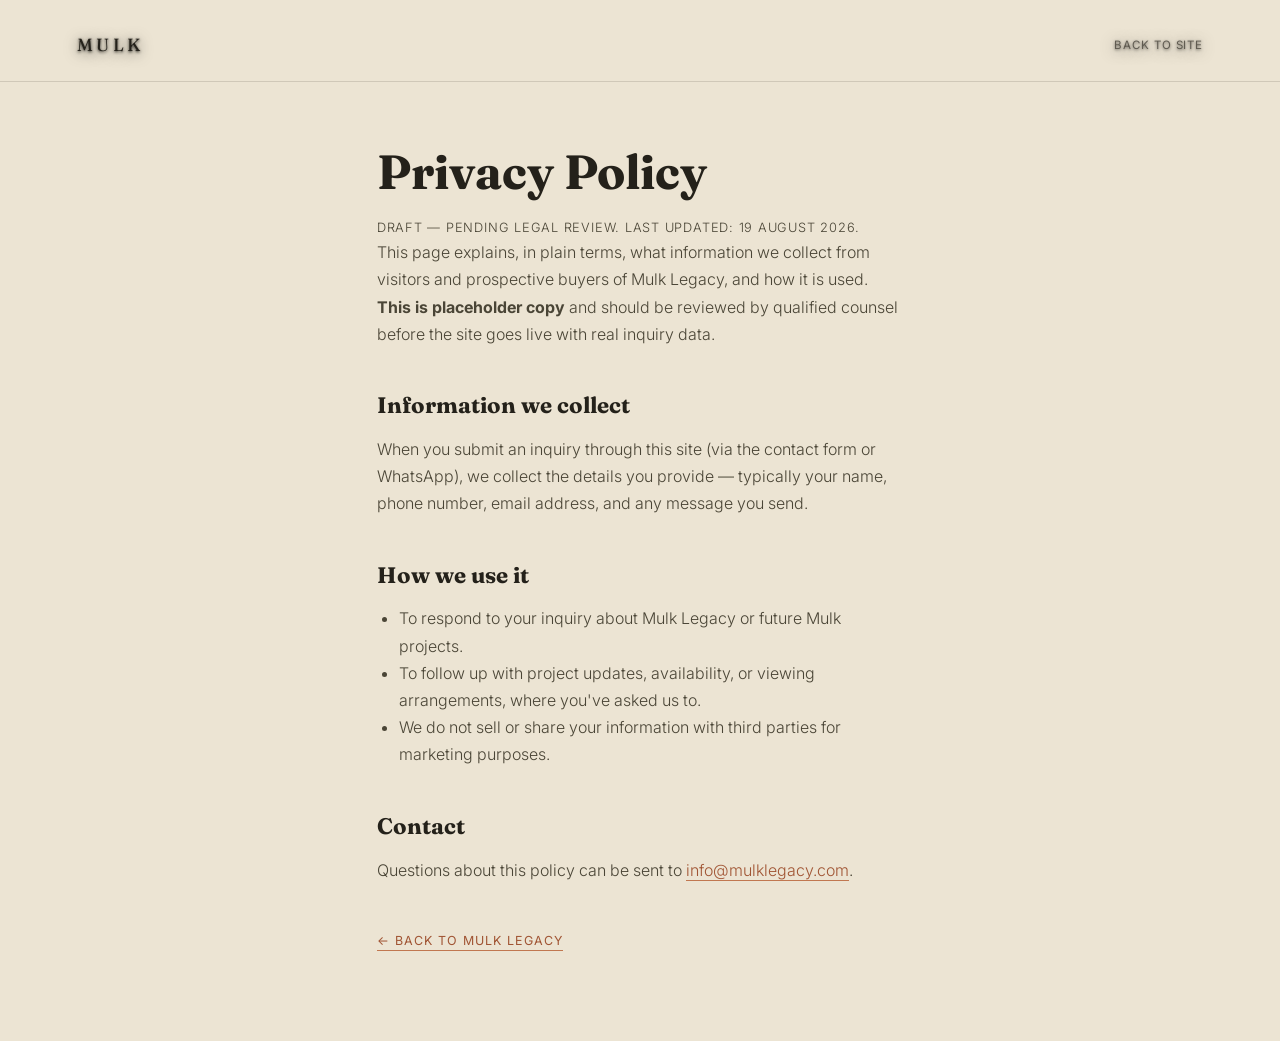
<file: privacy.html>
<!DOCTYPE html>
<html lang="en">
<head>
<meta charset="UTF-8">
<meta name="viewport" content="width=device-width, initial-scale=1.0">
<title>Privacy Policy — Mulk Legacy</title>
<meta name="robots" content="noindex">
<link rel="icon" type="image/svg+xml" href="favicon.svg">
<link rel="preconnect" href="https://fonts.googleapis.com">
<link rel="preconnect" href="https://fonts.gstatic.com" crossorigin>
<link href="https://fonts.googleapis.com/css2?family=Fraunces:ital,opsz,wght@0,9..144,300;0,9..144,400;0,9..144,500;1,9..144,400&family=Inter:wght@300;400;500;600&display=swap" rel="stylesheet">
<link rel="stylesheet" href="css/style.css">
</head>
<body class="legal-page">

<header class="legal-header">
  <a href="index.html" class="nav-logo">MULK</a>
  <a href="index.html" class="nav-link">Back to site</a>
</header>

<main class="legal-body">
  <h1>Privacy Policy</h1>
  <p class="legal-updated">Draft — pending legal review. Last updated: 19 August 2026.</p>

  <p>This page explains, in plain terms, what information we collect from visitors and prospective buyers of Mulk Legacy, and how it is used. <strong>This is placeholder copy</strong> and should be reviewed by qualified counsel before the site goes live with real inquiry data.</p>

  <h2>Information we collect</h2>
  <p>When you submit an inquiry through this site (via the contact form or WhatsApp), we collect the details you provide — typically your name, phone number, email address, and any message you send.</p>

  <h2>How we use it</h2>
  <ul>
    <li>To respond to your inquiry about Mulk Legacy or future Mulk projects.</li>
    <li>To follow up with project updates, availability, or viewing arrangements, where you've asked us to.</li>
    <li>We do not sell or share your information with third parties for marketing purposes.</li>
  </ul>

  <h2>Contact</h2>
  <p>Questions about this policy can be sent to <a href="mailto:info@mulklegacy.com">info@mulklegacy.com</a>.</p>

  <a href="index.html" class="legal-back">← Back to Mulk Legacy</a>
</main>

</body>
</html>
</file>
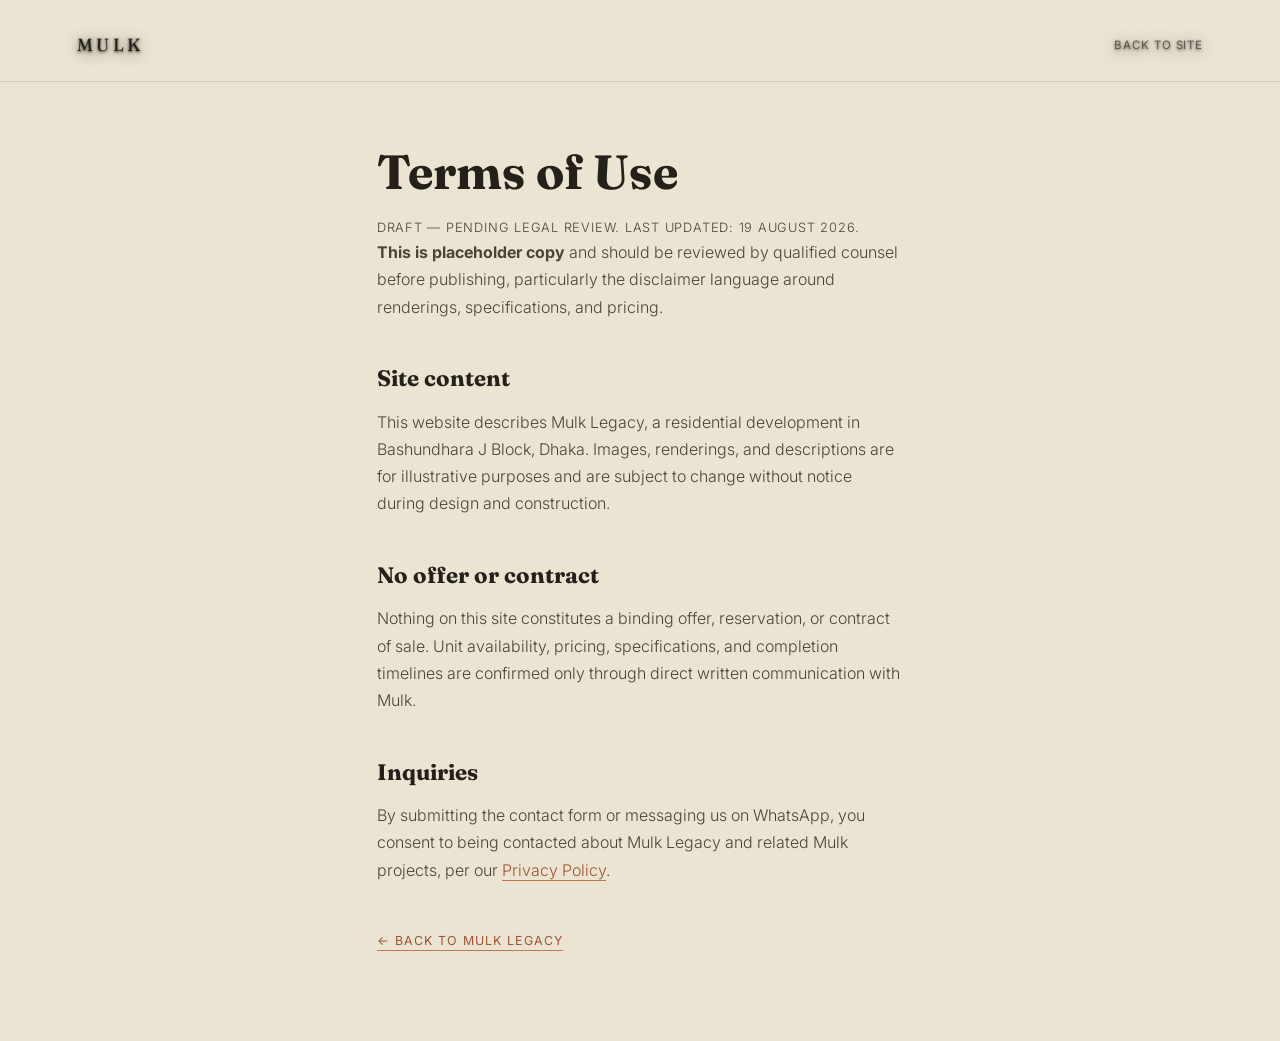
<file: terms.html>
<!DOCTYPE html>
<html lang="en">
<head>
<meta charset="UTF-8">
<meta name="viewport" content="width=device-width, initial-scale=1.0">
<title>Terms of Use — Mulk Legacy</title>
<meta name="robots" content="noindex">
<link rel="icon" type="image/svg+xml" href="favicon.svg">
<link rel="preconnect" href="https://fonts.googleapis.com">
<link rel="preconnect" href="https://fonts.gstatic.com" crossorigin>
<link href="https://fonts.googleapis.com/css2?family=Fraunces:ital,opsz,wght@0,9..144,300;0,9..144,400;0,9..144,500;1,9..144,400&family=Inter:wght@300;400;500;600&display=swap" rel="stylesheet">
<link rel="stylesheet" href="css/style.css">
</head>
<body class="legal-page">

<header class="legal-header">
  <a href="index.html" class="nav-logo">MULK</a>
  <a href="index.html" class="nav-link">Back to site</a>
</header>

<main class="legal-body">
  <h1>Terms of Use</h1>
  <p class="legal-updated">Draft — pending legal review. Last updated: 19 August 2026.</p>

  <p><strong>This is placeholder copy</strong> and should be reviewed by qualified counsel before publishing, particularly the disclaimer language around renderings, specifications, and pricing.</p>

  <h2>Site content</h2>
  <p>This website describes Mulk Legacy, a residential development in Bashundhara J&nbsp;Block, Dhaka. Images, renderings, and descriptions are for illustrative purposes and are subject to change without notice during design and construction.</p>

  <h2>No offer or contract</h2>
  <p>Nothing on this site constitutes a binding offer, reservation, or contract of sale. Unit availability, pricing, specifications, and completion timelines are confirmed only through direct written communication with Mulk.</p>

  <h2>Inquiries</h2>
  <p>By submitting the contact form or messaging us on WhatsApp, you consent to being contacted about Mulk Legacy and related Mulk projects, per our <a href="privacy.html">Privacy Policy</a>.</p>

  <a href="index.html" class="legal-back">← Back to Mulk Legacy</a>
</main>

</body>
</html>
</file>
<file: css/style.css>
/* ============================================================
   MULK LEGACY — premium cinematic real-estate site
   Palette derived from the source footage: cream/stone concrete,
   terracotta brick, charcoal ironwork, tropical green, night amber.
   ============================================================ */

:root {
  --stone: #ece4d3;        /* main light bg — warm stone/off-white */
  --stone-2: #e1d6bd;       /* secondary light panel */
  --concrete: #b7ab90;      /* muted concrete grey-beige, dividers/notes */
  --terracotta: #a05433;    /* brick accent — sparing use */
  --terracotta-soft: #c17750;
  --charcoal: #17150f;      /* near-black warm charcoal — dark bg */
  --charcoal-2: #221f18;    /* slightly lighter dark panel */
  --ink: #24211a;           /* body text on light */
  --ink-soft: #4a4536;      /* secondary text on light — darkened a shade for more pop against stone */
  --paper: #f4eee0;         /* text on dark */
  --paper-soft: #e2d8bf;    /* secondary text on dark — brightened from a flatter tan so it pops on charcoal */
  --moss: #4b5a3e;          /* deep green accent, sparing use */
  --line: rgba(36, 33, 26, 0.14);
  --line-dark: rgba(244, 238, 224, 0.16);

  /* Legibility shadows for --paper/--paper-soft text: the cinematic beats
     sit directly on scrubbing video footage, so a fixed scrim can't
     guarantee contrast against every frame — a shadow behind the glyphs
     keeps them readable no matter how bright the footage gets.
     --shadow-panel is a lighter touch for text on solid charcoal panels,
     which already have plenty of contrast on their own. */
  --shadow-video: 0 2px 14px rgba(15, 14, 10, 0.75), 0 1px 3px rgba(15, 14, 10, 0.9);
  --shadow-panel: 0 1px 6px rgba(0, 0, 0, 0.3);

  --font-display: 'Fraunces', 'Iowan Old Style', Georgia, serif;
  --font-body: 'Inter', -apple-system, BlinkMacSystemFont, sans-serif;

  --ease-out: cubic-bezier(0.16, 1, 0.3, 1);
}

* { box-sizing: border-box; }
html, body { margin: 0; padding: 0; }

body {
  background: var(--stone);
  color: var(--ink);
  font-family: var(--font-body);
  font-weight: 400;
  line-height: 1.5;
  overflow-x: hidden;
  -webkit-font-smoothing: antialiased;
}

img { max-width: 100%; display: block; }
a { color: inherit; text-decoration: none; }
ul { margin: 0; padding: 0; list-style: none; }
h1, h2, h3, p { margin: 0; }

.placeholder, .info-value.placeholder { color: var(--concrete); font-style: italic; }

/* ============ LOADER ============ */
#loader {
  position: fixed; inset: 0; z-index: 999;
  background: var(--charcoal);
  display: flex; align-items: center; justify-content: center;
  transition: opacity 0.8s var(--ease-out), visibility 0.8s;
}
#loader.is-hidden { opacity: 0; visibility: hidden; pointer-events: none; }
.loader-inner { display: flex; flex-direction: column; align-items: center; gap: 1.5rem; }
.loader-brand {
  font-family: var(--font-display); font-size: 1.6rem; letter-spacing: 0.25em;
  color: var(--paper);
}
#loader-bar { width: 220px; height: 1px; background: var(--line-dark); position: relative; }
#loader-bar-fill { position: absolute; left: 0; top: 0; height: 100%; width: 0%; background: var(--terracotta-soft); transition: width 0.2s linear; }
#loader-percent { font-size: 0.7rem; letter-spacing: 0.1em; color: var(--paper-soft); font-variant-numeric: tabular-nums; }

/* ============ HEADER / NAV ============ */
.site-header {
  position: fixed; top: 0; left: 0; right: 0; z-index: 100;
  padding: 1.6rem 3vw;
  background: linear-gradient(180deg, rgba(15,14,10,0.55) 0%, rgba(15,14,10,0.38) 70%, rgba(15,14,10,0) 100%);
  transition: padding 0.4s var(--ease-out), background-color 0.4s var(--ease-out);
}
.site-header.is-scrolled {
  padding: 1rem 3vw;
  background: rgba(15,14,10,0.66);
  backdrop-filter: blur(10px) saturate(120%);
  -webkit-backdrop-filter: blur(10px) saturate(120%);
}
.site-nav { display: flex; align-items: center; justify-content: space-between; }
.nav-logo {
  font-family: var(--font-display); font-size: 1.1rem; letter-spacing: 0.2em;
  color: var(--paper); text-shadow: var(--shadow-video);
}
.nav-links { display: flex; gap: 2.4rem; }
.nav-link {
  font-size: 0.72rem; letter-spacing: 0.08em; text-transform: uppercase;
  color: var(--paper); opacity: 0.72; text-shadow: var(--shadow-video);
  transition: opacity 0.3s var(--ease-out);
}
.nav-link:hover { opacity: 1; }

/* Mobile nav toggle + overlay menu (hidden on desktop) */
.nav-toggle {
  display: none; flex-direction: column; justify-content: center; gap: 5px;
  width: 2.2rem; height: 2.2rem; padding: 0; border: none; background: none; cursor: pointer;
}
.nav-toggle span { display: block; width: 100%; height: 1px; background: var(--paper); transition: transform 0.3s var(--ease-out), opacity 0.3s var(--ease-out); }
.nav-toggle[aria-expanded="true"] span:nth-child(1) { transform: translateY(6px) rotate(45deg); }
.nav-toggle[aria-expanded="true"] span:nth-child(2) { opacity: 0; }
.nav-toggle[aria-expanded="true"] span:nth-child(3) { transform: translateY(-6px) rotate(-45deg); }

.mobile-menu {
  position: fixed; inset: 0; z-index: 90;
  background: rgba(23,21,15,0.97);
  display: flex; align-items: center; justify-content: center;
  opacity: 0; visibility: hidden; transform: translateY(-8px);
  transition: opacity 0.35s var(--ease-out), visibility 0.35s, transform 0.35s var(--ease-out);
}
.mobile-menu.is-open { opacity: 1; visibility: visible; transform: none; }
.mobile-menu-links { display: flex; flex-direction: column; align-items: center; gap: 1.8rem; }
.mobile-menu-link {
  font-family: var(--font-display); font-size: 1.8rem; color: var(--paper);
  letter-spacing: 0.01em;
}

/* Floating WhatsApp button */
.whatsapp-button {
  position: fixed; right: 1.6rem; bottom: 1.6rem; z-index: 80;
  width: 3.2rem; height: 3.2rem; border-radius: 50%;
  background: #25D366; color: #fff;
  display: flex; align-items: center; justify-content: center;
  box-shadow: 0 6px 20px rgba(0,0,0,0.28);
  transition: transform 0.3s var(--ease-out);
}
.whatsapp-button:hover { transform: scale(1.06); }

/* ============ HERO ============ */
.hero-standalone {
  position: relative; width: 100%; height: 100vh; overflow: hidden;
  background: var(--charcoal);
  display: flex; align-items: flex-end;
}
.hero-media { position: absolute; inset: 0; }
.hero-media img { width: 100%; height: 100%; object-fit: cover; }
.hero-media-scrim {
  position: absolute; inset: 0;
  background: linear-gradient(180deg, rgba(23,21,15,0.35) 0%, rgba(23,21,15,0.30) 40%, rgba(23,21,15,0.86) 100%);
}
.hero-inner {
  position: relative; z-index: 2;
  padding: 0 6vw 9vh;
  max-width: 62vw;
}
.section-label {
  display: block; font-size: 0.72rem; letter-spacing: 0.18em; text-transform: uppercase;
  color: var(--paper-soft); margin-bottom: 1.4rem;
}
.hero-inner .section-label { text-shadow: var(--shadow-video); }
.hero-heading {
  font-family: var(--font-display); font-weight: 400; color: var(--paper);
  font-size: clamp(3.2rem, 9vw, 8.5rem); line-height: 0.98; letter-spacing: -0.01em;
  text-shadow: var(--shadow-video);
}
.word-row { display: block; overflow: hidden; }
.word-row .word { display: inline-block; }
.hero-tagline {
  margin-top: 1.8rem; max-width: 34ch;
  font-size: 1.05rem; color: var(--paper-soft); font-weight: 300;
  text-shadow: var(--shadow-video);
}
.hero-cta {
  display: inline-flex; align-items: center; gap: 0.6rem;
  margin-top: 2.6rem; padding-bottom: 0.5rem;
  font-size: 0.78rem; letter-spacing: 0.1em; text-transform: uppercase;
  color: var(--paper); border-bottom: 1px solid var(--line-dark);
  text-shadow: var(--shadow-video);
  transition: border-color 0.3s var(--ease-out), letter-spacing 0.3s var(--ease-out);
}
.hero-cta:hover { border-color: var(--paper); letter-spacing: 0.14em; }
.scroll-indicator {
  /* bottom is a fixed rem offset (not 4vh) so this clears the floating
     WhatsApp button (bottom:1.6rem, height:3.2rem → top edge at 4.8rem)
     regardless of viewport height, instead of the two drifting into
     each other on short/wide viewports. */
  position: absolute; right: 4vw; bottom: 6.5rem; z-index: 2;
  display: flex; flex-direction: column; align-items: center; gap: 0.6rem;
  color: var(--paper-soft); text-shadow: var(--shadow-video);
}
.scroll-indicator span { font-size: 0.65rem; letter-spacing: 0.15em; text-transform: uppercase; }
.scroll-indicator svg { animation: bob 2.4s ease-in-out infinite; }
@keyframes bob { 0%, 100% { transform: translateY(0); } 50% { transform: translateY(6px); } }

/* ============ CANVAS + OVERLAY ============ */
.canvas-wrap {
  position: fixed; inset: 0; z-index: 1;
  clip-path: circle(0% at 50% 50%);
  background: var(--stone);
}
#canvas { width: 100%; height: 100%; display: block; }
/* Sits between the canvas and the scroll content: it must darken the
   footage behind the Location beat WITHOUT washing out that section's
   own text, which lives in #scroll-container (z-index 3, above this). */
#dark-overlay {
  position: fixed; inset: 0; z-index: 2;
  background: var(--charcoal); opacity: 0; pointer-events: none;
}

/* ============ MARQUEE ============ */
.marquee-wrap {
  position: fixed; top: 50%; left: 0; z-index: 3;
  width: 100%; transform: translateY(-50%);
  opacity: 0; pointer-events: none;
  display: flex; align-items: center; justify-content: center;
  padding: 0 6vw; text-align: center;
}
.marquee-text {
  display: inline-block; white-space: normal; max-width: 100%;
  font-family: var(--font-display); font-style: italic; font-weight: 400;
  font-size: clamp(2rem, 6vw, 6.5rem); line-height: 1.05; color: var(--stone);
  mix-blend-mode: difference;
}

/* ============ SCROLL CONTAINER + SECTIONS ============ */
#scroll-container { position: relative; width: 100%; height: 1150vh; z-index: 3; }
.scroll-section {
  position: absolute; left: 0; width: 100%;
  display: flex; align-items: center;
  opacity: 0;
  transform: translateY(-50%);
}
.align-left { padding-left: 6vw; padding-right: 50vw; justify-content: flex-start; }
.align-right { padding-left: 50vw; padding-right: 6vw; justify-content: flex-end; }
.align-left .section-inner, .align-right .section-inner { max-width: 42vw; }

/* Editorial "reading" beats sit on a solid panel and fully occlude the
   canvas behind them — this is where the cinematic footage pauses so
   text stays effortlessly legible. Cinematic beats (media/lifestyle/dark)
   stay transparent so the canvas shows through. */
.section-content:not(.section-media):not(.section-lifestyle):not(.section-dark):not(.section-cta) {
  min-height: 100vh; background: var(--stone);
}

/* Cinematic showcase beats — canvas shows through; scrim on the text
   side keeps the light type legible over the busy photograph. */
/* NOTE: no `position` here — .scroll-section already sets position:absolute,
   which is what the whole scroll-position mechanism depends on. Setting
   position:relative here (as this rule used to) silently overrides that,
   pulling the section back into normal document flow: it then stacks
   below whatever else is in flow AND gets its `top` offset added on top
   of that, compounding badly for every subsequent affected section. */
.section-media { min-height: 60vh; }
.section-media::before {
  content: ""; position: absolute; inset: -10vh 0; z-index: -1;
}
.section-media.align-left::before { background: linear-gradient(90deg, rgba(23,21,15,0.62) 0%, rgba(23,21,15,0) 55%); }
.section-media.align-right::before { background: linear-gradient(270deg, rgba(23,21,15,0.62) 0%, rgba(23,21,15,0) 55%); }

.section-inner .section-label { color: var(--ink-soft); }
.section-heading {
  font-family: var(--font-display); font-weight: 400; color: var(--ink);
  font-size: clamp(2.2rem, 4.6vw, 4.4rem); line-height: 1.06; letter-spacing: -0.01em;
}
.section-body {
  margin-top: 1.5rem; max-width: 32ch;
  font-size: 1.05rem; line-height: 1.65; color: var(--ink-soft); font-weight: 300;
}

/* sections that sit over the dark canvas need light text */
.section-media .section-label,
.section-media .section-body { color: var(--paper-soft); text-shadow: var(--shadow-video); }
.section-media .section-heading { color: var(--paper); text-shadow: var(--shadow-video); }

/* Features */
.section-features .features-list { margin-top: 2rem; display: flex; flex-direction: column; gap: 1.1rem; }
.feature-row { display: flex; align-items: baseline; gap: 1.4rem; border-top: 1px solid var(--line); padding-top: 1.1rem; }
.feature-row:first-child { border-top: none; padding-top: 0; }
.feature-number {
  font-family: var(--font-display); font-size: 1.3rem; color: var(--terracotta);
  font-variant-numeric: tabular-nums; min-width: 2.4ch;
}
.feature-text { font-size: 1.15rem; color: var(--ink); font-weight: 400; }
.section-features .section-label, .section-features .section-heading { color: var(--paper); text-shadow: var(--shadow-panel); }
.section-features { background: var(--charcoal) !important; }
.section-features .feature-text,
.section-features .section-label { color: var(--paper); text-shadow: var(--shadow-panel); }
.section-features .feature-number { color: var(--terracotta-soft); }
.section-features .feature-row { border-top-color: var(--line-dark); }

/* At a Glance — trust / credentials stats */
.section-stats { justify-content: center; padding-left: 6vw; padding-right: 6vw; }
.stats-inner { max-width: 68vw; text-align: center; }
.stats-inner .section-label { text-align: center; }
.stats-list {
  display: flex; justify-content: center; gap: 4vw; flex-wrap: wrap;
  margin-top: 1rem;
}
.stat-tile { display: flex; flex-direction: column; align-items: center; gap: 0.6rem; }
.stat-number {
  font-family: var(--font-display); font-size: clamp(2.4rem, 5vw, 3.6rem);
  color: var(--terracotta); font-variant-numeric: tabular-nums; min-width: 0;
}
.stat-label { font-size: 0.78rem; letter-spacing: 0.06em; text-transform: uppercase; color: var(--ink-soft); max-width: 16ch; }
.stats-footnote { margin-top: 2rem; font-size: 0.85rem; font-style: italic; color: var(--concrete); }

/* Editorial (Architecture/Details) — Gallery */
.section-editorial { display: block; padding: 8vh 6vw; min-height: 100vh; background: var(--charcoal-2); }
.editorial-grid {
  display: grid; grid-template-columns: 1.3fr 0.8fr 0.8fr; grid-template-rows: 1fr 1fr;
  gap: 2.4vw; max-width: 84vw; height: 68vh; margin: 0 auto;
}
.editorial-item { position: relative; overflow: hidden; margin: 0; background: var(--charcoal-2); cursor: pointer; }
.editorial-item img { width: 100%; height: 100%; object-fit: cover; transition: transform 0.5s var(--ease-out); }
.editorial-item:hover img { transform: scale(1.04); }
.editorial-item::before {
  content: ""; position: absolute; inset: 0 0 auto 0; height: 45%; z-index: 1;
  background: linear-gradient(180deg, rgba(23,21,15,0.7) 0%, rgba(23,21,15,0) 100%);
  pointer-events: none;
}
.editorial-large { grid-column: 1; grid-row: 1 / 3; }
.editorial-small { grid-column: 2; grid-row: 1; }
.editorial-medium { grid-column: 3; grid-row: 1; }
.editorial-wide { grid-column: 2; grid-row: 2; }
.editorial-small-2 { grid-column: 3; grid-row: 2; }
.editorial-caption {
  position: absolute; left: 1.2rem; top: 1.1rem; z-index: 2;
  font-size: 0.78rem; letter-spacing: 0.03em; color: var(--paper);
  text-shadow: 0 1px 8px rgba(0,0,0,0.5);
}
.gallery-note { max-width: 84vw; margin: 1.6rem auto 0; font-size: 0.8rem; font-style: italic; color: var(--concrete); text-align: right; }

/* Lightbox */
.lightbox {
  position: fixed; inset: 0; z-index: 200;
  background: rgba(15,14,10,0.94);
  display: flex; align-items: center; justify-content: center; padding: 4vh 4vw;
  opacity: 0; visibility: hidden; transition: opacity 0.3s var(--ease-out), visibility 0.3s;
}
.lightbox.is-open { opacity: 1; visibility: visible; }
.lightbox img { max-width: 100%; max-height: 92vh; object-fit: contain; }
.lightbox-close {
  position: absolute; top: 1.6rem; right: 2vw; z-index: 1;
  width: 2.6rem; height: 2.6rem; border: 1px solid var(--line-dark); border-radius: 50%;
  background: none; color: var(--paper); font-size: 1.6rem; line-height: 1; cursor: pointer;
}

/* Floor Plan */
.section-floorplan {
  flex-direction: column; text-align: center; justify-content: center;
  min-height: 100vh; background: var(--charcoal-2); padding: 7vh 6vw;
}
.section-floorplan .section-heading { color: var(--paper); text-shadow: var(--shadow-panel); }
.section-floorplan .section-body { color: var(--paper-soft); margin-left: auto; margin-right: auto; text-shadow: var(--shadow-panel); }
/* Height-capped (not width-capped): this section's total footprint needs to
   stay close to one viewport tall, same as every other .scroll-section — they
   all share one absolute-positioning system keyed to percentages of scroll
   progress, and a section that runs much taller than 100vh bleeds into a
   neighbor's position range. Since siblings there are transparent (opacity:0)
   until their own reveal fires, not yet-visible, they still sit in the DOM
   and would silently swallow clicks meant for this image if it ran long. */
.floorplan-media {
  position: relative; margin: 2rem auto 0;
  cursor: zoom-in; border: 1px solid var(--line-dark); background: #fff;
}
.floorplan-media img { max-height: 46vh; width: auto; max-width: 100%; height: auto; display: block; }
.floorplan-hint {
  position: absolute; right: 1rem; bottom: 1rem;
  font-size: 0.72rem; letter-spacing: 0.08em; text-transform: uppercase;
  color: var(--charcoal); background: rgba(244,238,224,0.86); padding: 0.4rem 0.8rem;
}

/* Lifestyle */
/* NOTE: no `position` here — see the comment on .section-media above;
   same bug, same fix. .lifestyle-media/::after below already get their
   positioning context from .scroll-section's own position:absolute. */
.section-lifestyle { height: 100vh; }
.lifestyle-media { position: absolute; inset: 0; z-index: 0; }
.lifestyle-media img { width: 100%; height: 100%; object-fit: cover; }
.section-lifestyle::after {
  content: ""; position: absolute; inset: 0; z-index: 1;
  background: linear-gradient(90deg, rgba(23,21,15,0.05) 0%, rgba(23,21,15,0.7) 55%, rgba(23,21,15,0.85) 100%);
}
.section-lifestyle .section-inner { position: relative; z-index: 2; }
.section-lifestyle .section-label,
.section-lifestyle .section-body { color: var(--paper-soft); text-shadow: var(--shadow-video); }
.section-lifestyle .section-heading { color: var(--paper); text-shadow: var(--shadow-video); }

/* Location — dark cinematic overlay beat */
.section-dark { min-height: 70vh; }
.section-dark .section-label,
.section-dark .section-heading,
.section-dark .poi-label { color: var(--paper); text-shadow: var(--shadow-video); }
.section-dark .poi-value { color: var(--paper-soft); text-shadow: var(--shadow-video); }
.poi-list { margin-top: 2rem; display: flex; flex-direction: column; gap: 1rem; }
.poi-row { display: grid; grid-template-columns: 9.5rem 1fr; gap: 1rem; border-top: 1px solid var(--line-dark); padding-top: 0.9rem; }
.poi-row:first-child { border-top: none; padding-top: 0; }
.poi-label { font-size: 0.72rem; letter-spacing: 0.08em; text-transform: uppercase; color: var(--paper-soft); }
.poi-value { font-size: 1rem; font-weight: 300; }
.poi-value.placeholder { color: var(--concrete); }
.location-map { margin-top: 2rem; border: 1px solid var(--line-dark); }
.location-map iframe { display: block; width: 100%; height: 280px; border: 0; filter: grayscale(0.3) contrast(1.05); }

/* Project Information */
.info-list { margin-top: 2rem; display: flex; flex-direction: column; }
.info-row { display: grid; grid-template-columns: 10rem 1fr; gap: 1rem; padding: 0.85rem 0; border-top: 1px solid var(--line); }
.info-row:first-child { border-top: none; }
.info-label { font-size: 0.72rem; letter-spacing: 0.08em; text-transform: uppercase; color: var(--ink-soft); align-self: center; }
.info-value { font-family: var(--font-display); font-size: 1.15rem; color: var(--ink); align-self: center; }

/* Final CTA — persists */
.section-cta {
  display: flex; align-items: center; justify-content: center;
  text-align: center; height: 100vh !important;
  top: calc(100% - 100vh) !important; transform: none !important;
}
.cta-media { position: absolute; inset: 0; z-index: 0; }
.cta-media img { width: 100%; height: 100%; object-fit: cover; }
.cta-scrim { position: absolute; inset: 0; background: rgba(23,21,15,0.55); }
.cta-inner { position: relative; z-index: 1; max-width: 40vw; display: flex; flex-direction: column; align-items: center; }
.section-cta .section-label { color: var(--paper-soft); }
.cta-heading { color: var(--paper); text-align: center; }
.cta-button {
  margin-top: 2.4rem; padding: 1.1rem 2.6rem;
  border: 1px solid var(--line-dark); color: var(--paper);
  font-size: 0.78rem; letter-spacing: 0.1em; text-transform: uppercase;
  transition: background-color 0.35s var(--ease-out), color 0.35s var(--ease-out);
}
.cta-button:hover { background: var(--paper); color: var(--charcoal); }
.cta-button { font-family: var(--font-body); background: none; cursor: pointer; }

.cta-form { margin-top: 2.4rem; display: flex; flex-direction: column; gap: 0.9rem; width: 100%; max-width: 30rem; }
.cta-form-row { display: flex; gap: 0.9rem; }
.cta-form input, .cta-form textarea {
  width: 100%; padding: 0.85rem 1rem; background: rgba(244,238,224,0.06);
  border: 1px solid var(--line-dark); color: var(--paper); font-family: var(--font-body); font-size: 0.9rem;
  resize: none;
}
.cta-form input::placeholder, .cta-form textarea::placeholder { color: var(--paper-soft); }
.cta-form input:focus, .cta-form textarea:focus { outline: none; border-color: var(--terracotta-soft); }

.cta-links { margin-top: 1.6rem; display: flex; align-items: center; gap: 0.8rem; }
.cta-link { font-size: 0.78rem; letter-spacing: 0.06em; text-transform: uppercase; color: var(--paper-soft); border-bottom: 1px solid transparent; transition: color 0.3s var(--ease-out), border-color 0.3s var(--ease-out); }
.cta-link:hover { color: var(--paper); border-color: var(--line-dark); }
.cta-links-divider { color: var(--paper-soft); opacity: 0.5; }

/* ============ FOOTER ============ */
.site-footer {
  position: relative; z-index: 2;
  background: var(--charcoal); color: var(--paper);
  padding: 5vh 6vw 3vh;
}
.footer-top { display: flex; align-items: center; justify-content: space-between; padding-bottom: 3vh; border-bottom: 1px solid var(--line-dark); }
.footer-logo { font-family: var(--font-display); font-size: 1.2rem; letter-spacing: 0.2em; }
.footer-nav { display: flex; gap: 2rem; }
.footer-nav a { font-size: 0.75rem; letter-spacing: 0.08em; text-transform: uppercase; color: var(--paper-soft); }
.footer-mid { display: grid; grid-template-columns: repeat(3, 1fr); gap: 2rem; padding: 4vh 0; border-bottom: 1px solid var(--line-dark); }
.footer-block { display: flex; flex-direction: column; gap: 0.6rem; }
.footer-block-label { font-size: 0.72rem; letter-spacing: 0.08em; text-transform: uppercase; color: var(--paper-soft); }
.footer-block .placeholder { color: var(--concrete); font-style: italic; font-size: 0.95rem; }
.footer-block a { font-size: 0.95rem; color: var(--paper-soft); transition: color 0.3s var(--ease-out); }
.footer-block a:hover { color: var(--paper); }
.footer-bottom { padding-top: 3vh; font-size: 0.75rem; color: var(--paper-soft); }

/* ============ REDUCED MOTION ============ */
@media (prefers-reduced-motion: reduce) {
  .scroll-section { opacity: 1 !important; transform: none !important; }
  .scroll-indicator svg { animation: none; }
  * { transition-duration: 0.01ms !important; animation-duration: 0.01ms !important; }
}

/* ============ LEGAL PAGES (privacy.html / terms.html) ============ */
.legal-page { background: var(--stone); min-height: 100vh; }
.legal-header {
  padding: 2rem 6vw 1.4rem; border-bottom: 1px solid var(--line);
  display: flex; align-items: center; justify-content: space-between;
}
.legal-header .nav-logo { color: var(--ink); }
.legal-header .nav-link { color: var(--ink); opacity: 0.7; }
.legal-body { max-width: 68ch; margin: 0 auto; padding: 6vh 6vw 10vh; }
.legal-body h1 { font-family: var(--font-display); font-size: clamp(2rem, 5vw, 3rem); margin-bottom: 0.6rem; }
.legal-body .legal-updated { font-size: 0.8rem; letter-spacing: 0.06em; text-transform: uppercase; color: var(--ink-soft); }
.legal-body h2 { font-family: var(--font-display); font-size: 1.4rem; margin-top: 2.6rem; margin-bottom: 0.8rem; }
.legal-body p, .legal-body li { font-size: 1rem; line-height: 1.7; color: var(--ink-soft); font-weight: 300; }
.legal-body ul { padding-left: 1.4rem; list-style: disc; }
.legal-body a { color: var(--terracotta); border-bottom: 1px solid var(--terracotta-soft); }
.legal-back { display: inline-block; margin-top: 3rem; font-size: 0.78rem; letter-spacing: 0.08em; text-transform: uppercase; color: var(--ink); border-bottom: 1px solid var(--line); }

/* ============ MOBILE ============ */
@media (max-width: 768px) {
  #scroll-container { height: 780vh; }

  .hero-inner { max-width: 100%; padding: 0 6vw 8vh; }
  .hero-heading { font-size: clamp(2.6rem, 13vw, 4.2rem); }
  .hero-tagline { max-width: 30ch; font-size: 0.95rem; }

  .align-left, .align-right {
    padding-left: 6vw; padding-right: 6vw; justify-content: center;
  }
  .align-left .section-inner, .align-right .section-inner { max-width: 100%; }

  .scroll-section.section-media,
  .scroll-section.section-lifestyle,
  .scroll-section.section-dark {
    background: rgba(23,21,15,0.55);
  }
  /* Location's box overlaps the tail end of Lifestyle's on mobile (a
     deliberate crossfade window in the original design) — keep this near-
     opaque so Lifestyle's label/photo can't bleed through and collide
     with Location's own text. */
  .scroll-section.section-dark { background: rgba(23,21,15,0.95); }

  .section-heading { font-size: clamp(1.9rem, 8vw, 2.6rem); }
  .section-body { font-size: 0.95rem; max-width: 100%; }

  .marquee-text { font-size: clamp(1.8rem, 9vw, 3.2rem); }

  .section-editorial { padding: 0 6vw; }
  /* 2-column mobile gallery — a single stacked column of 5 images ran to
     ~2 full screens and blew past the min-height:100vh this section's
     scroll-position math assumes, overlapping neighboring sections. */
  .editorial-grid { grid-template-columns: 1fr 1fr; grid-template-rows: auto; max-width: 100%; height: auto; gap: 3vw; }
  .editorial-large { grid-column: 1 / -1; grid-row: auto; aspect-ratio: 16/9; }
  .editorial-small, .editorial-medium,
  .editorial-wide, .editorial-small-2 { grid-column: span 1; grid-row: auto; aspect-ratio: 4/3; }
  .gallery-note { text-align: left; max-width: 100%; }

  .stats-inner { max-width: 100%; }
  .stats-list { gap: 8vw 10vw; }

  .poi-list { margin-top: 1rem; gap: 0.6rem; }
  .poi-row { padding-top: 0.5rem; }
  .location-map { margin-top: 0.8rem; }
  .location-map iframe { height: 120px; }

  .section-floorplan { padding: 6vh 6vw; }
  .floorplan-media { margin-top: 1.6rem; }
  .floorplan-hint { right: 0.6rem; bottom: 0.6rem; font-size: 0.62rem; padding: 0.3rem 0.6rem; }

  .poi-row, .info-row { grid-template-columns: 1fr; gap: 0.3rem; }
  .info-row { padding: 0.55rem 0; }
  .info-intro, .info-list { margin-top: 1.2rem; }

  .cta-inner { max-width: 90%; }
  .cta-form { margin-top: 1.6rem; gap: 0.6rem; }
  .cta-form-row { flex-direction: column; gap: 0.6rem; }
  .cta-form input, .cta-form textarea { padding: 0.65rem 0.9rem; }
  .cta-links { margin-top: 1rem; }

  .footer-mid { grid-template-columns: 1fr; gap: 1.6rem; }
  .footer-top { flex-direction: column; align-items: flex-start; gap: 1.2rem; }
  .footer-nav { flex-wrap: wrap; row-gap: 0.7rem; column-gap: 1.4rem; }
  .nav-links { display: none; }
  .nav-toggle { display: flex; }
  .whatsapp-button { right: 1.2rem; bottom: 1.2rem; width: 2.9rem; height: 2.9rem; }
}
</file>
